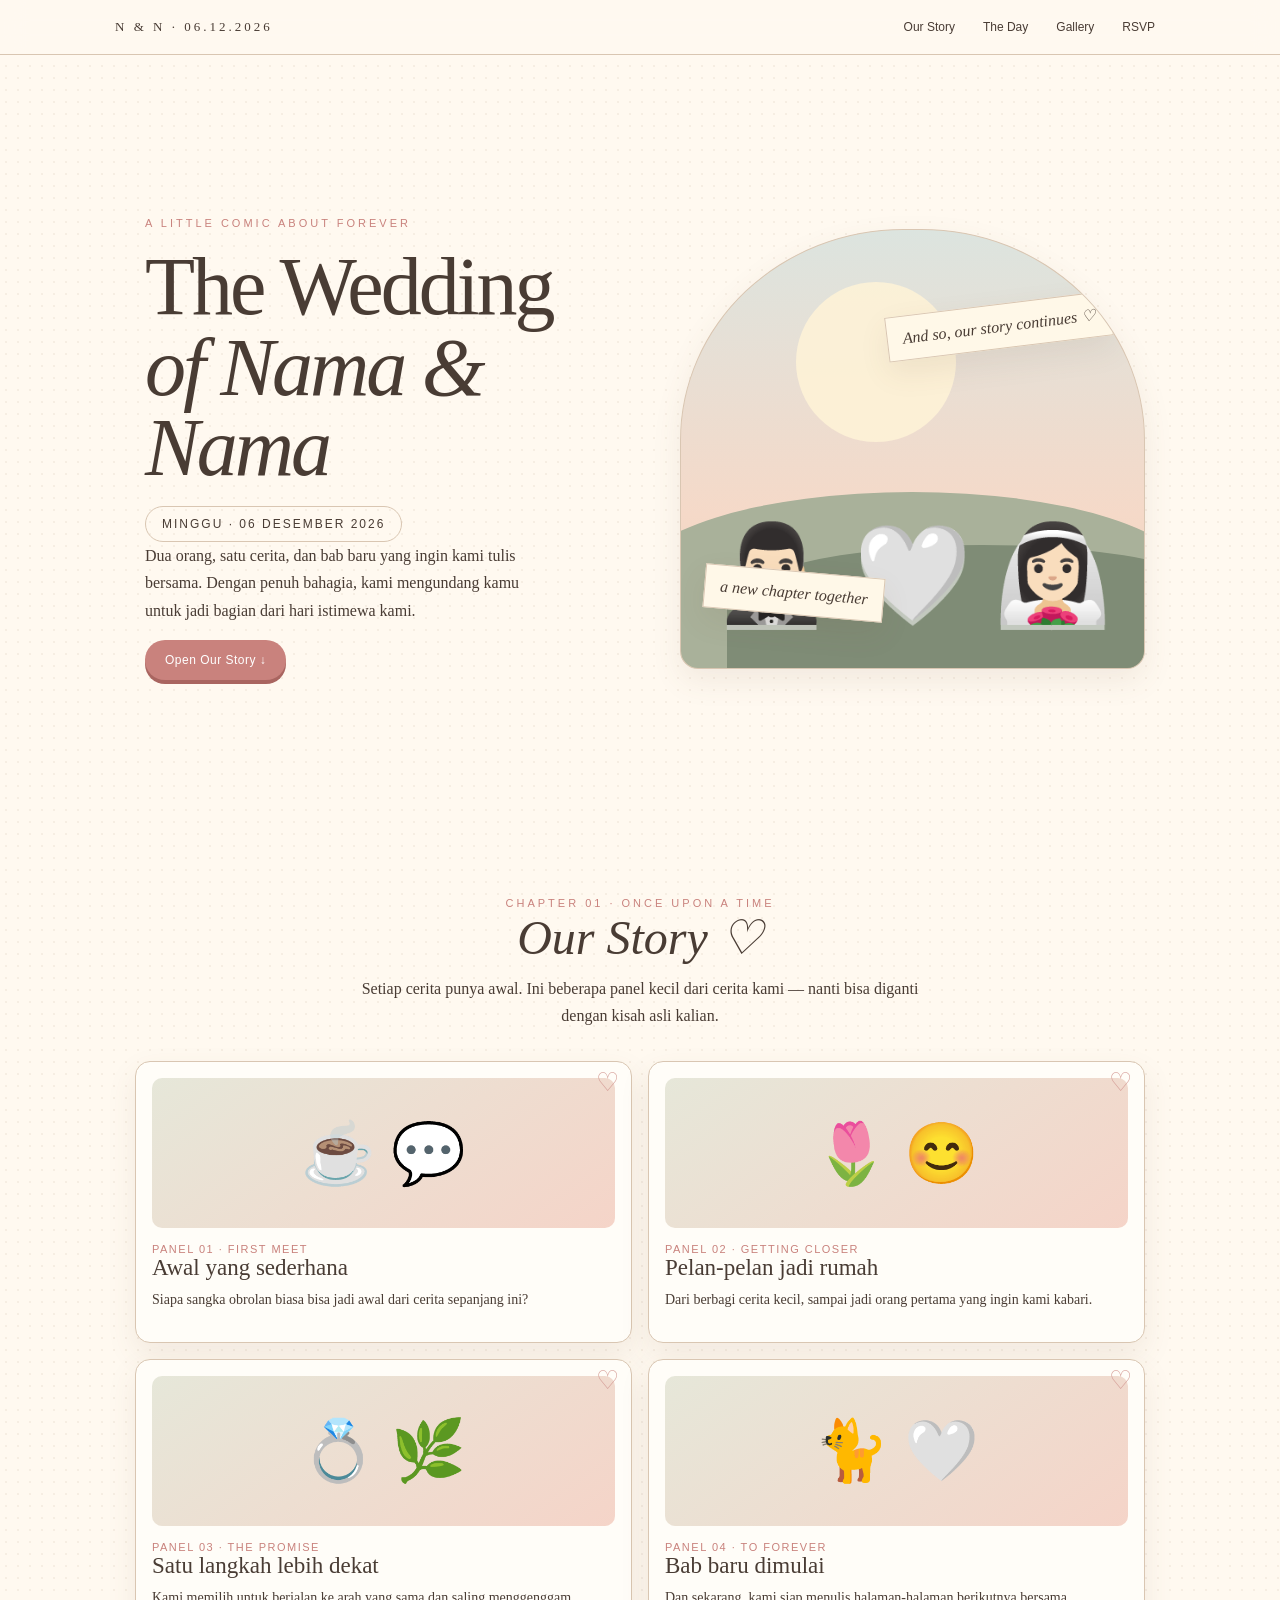
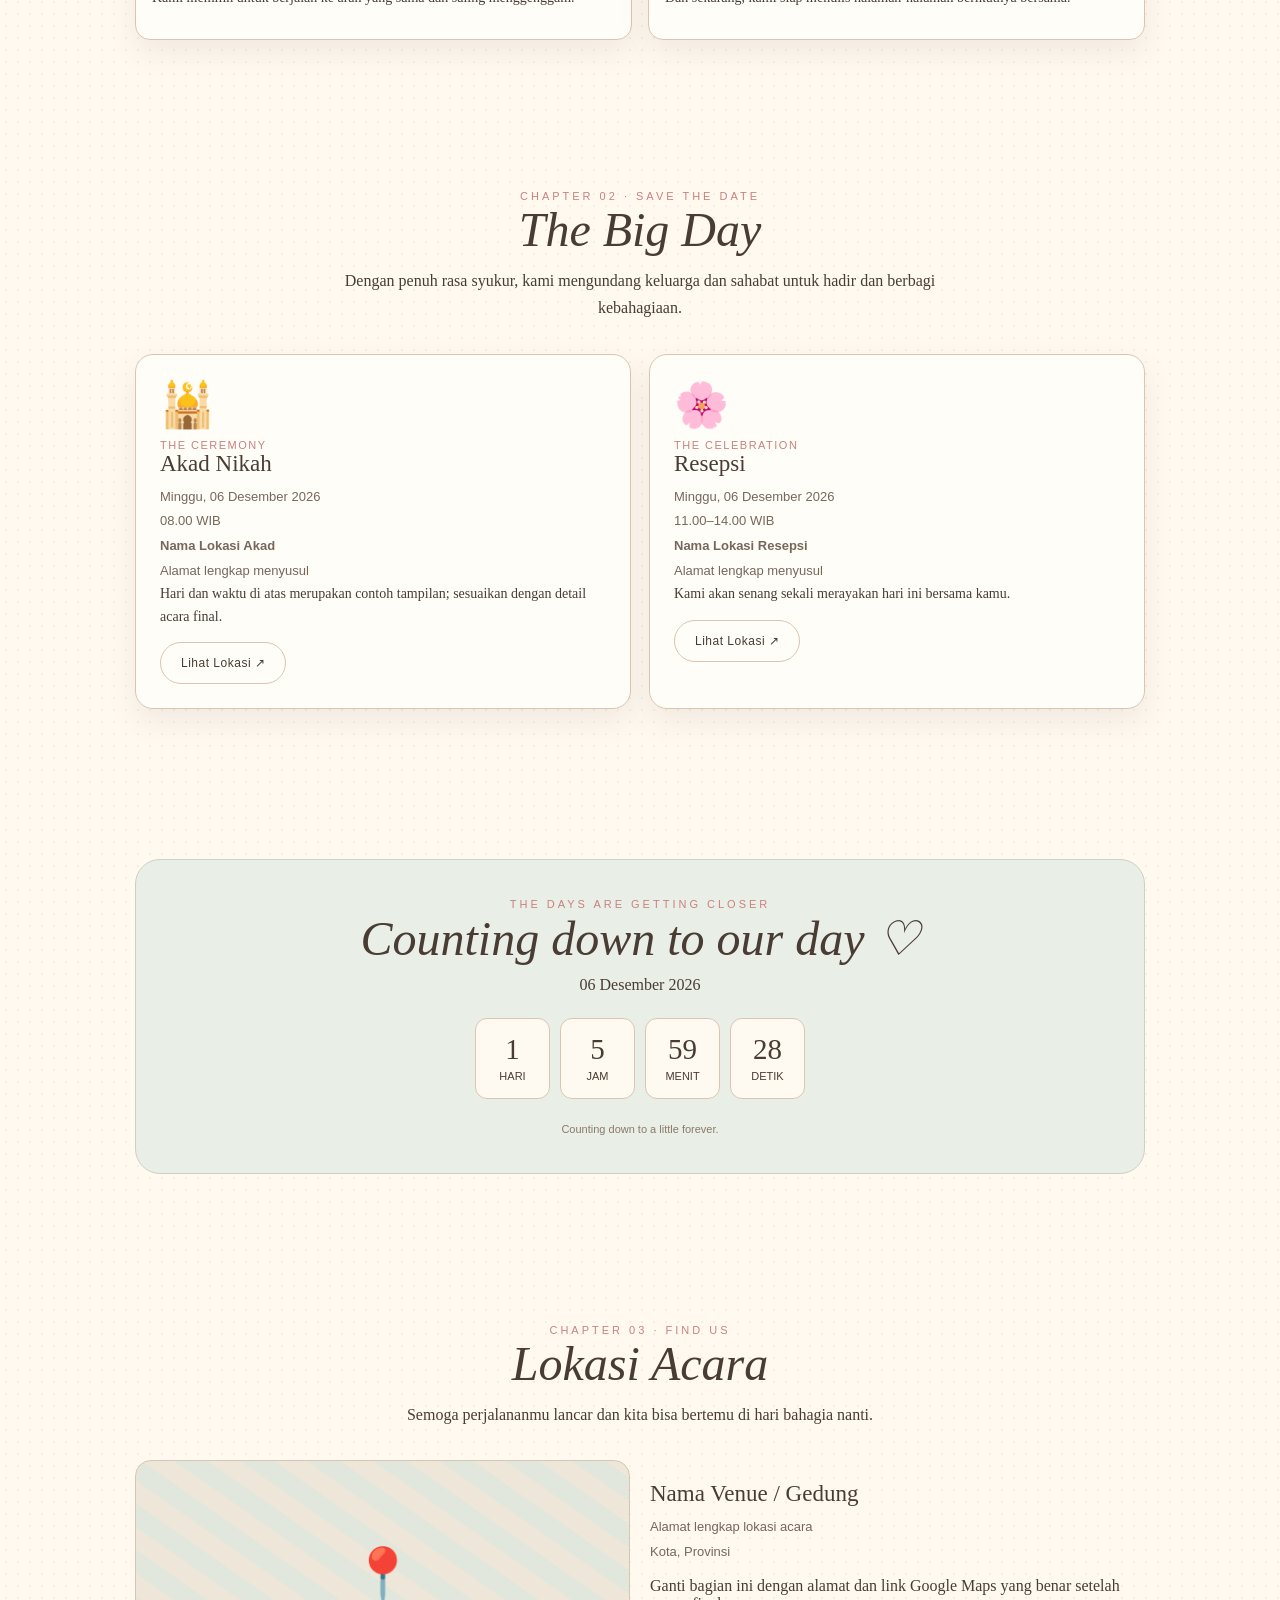
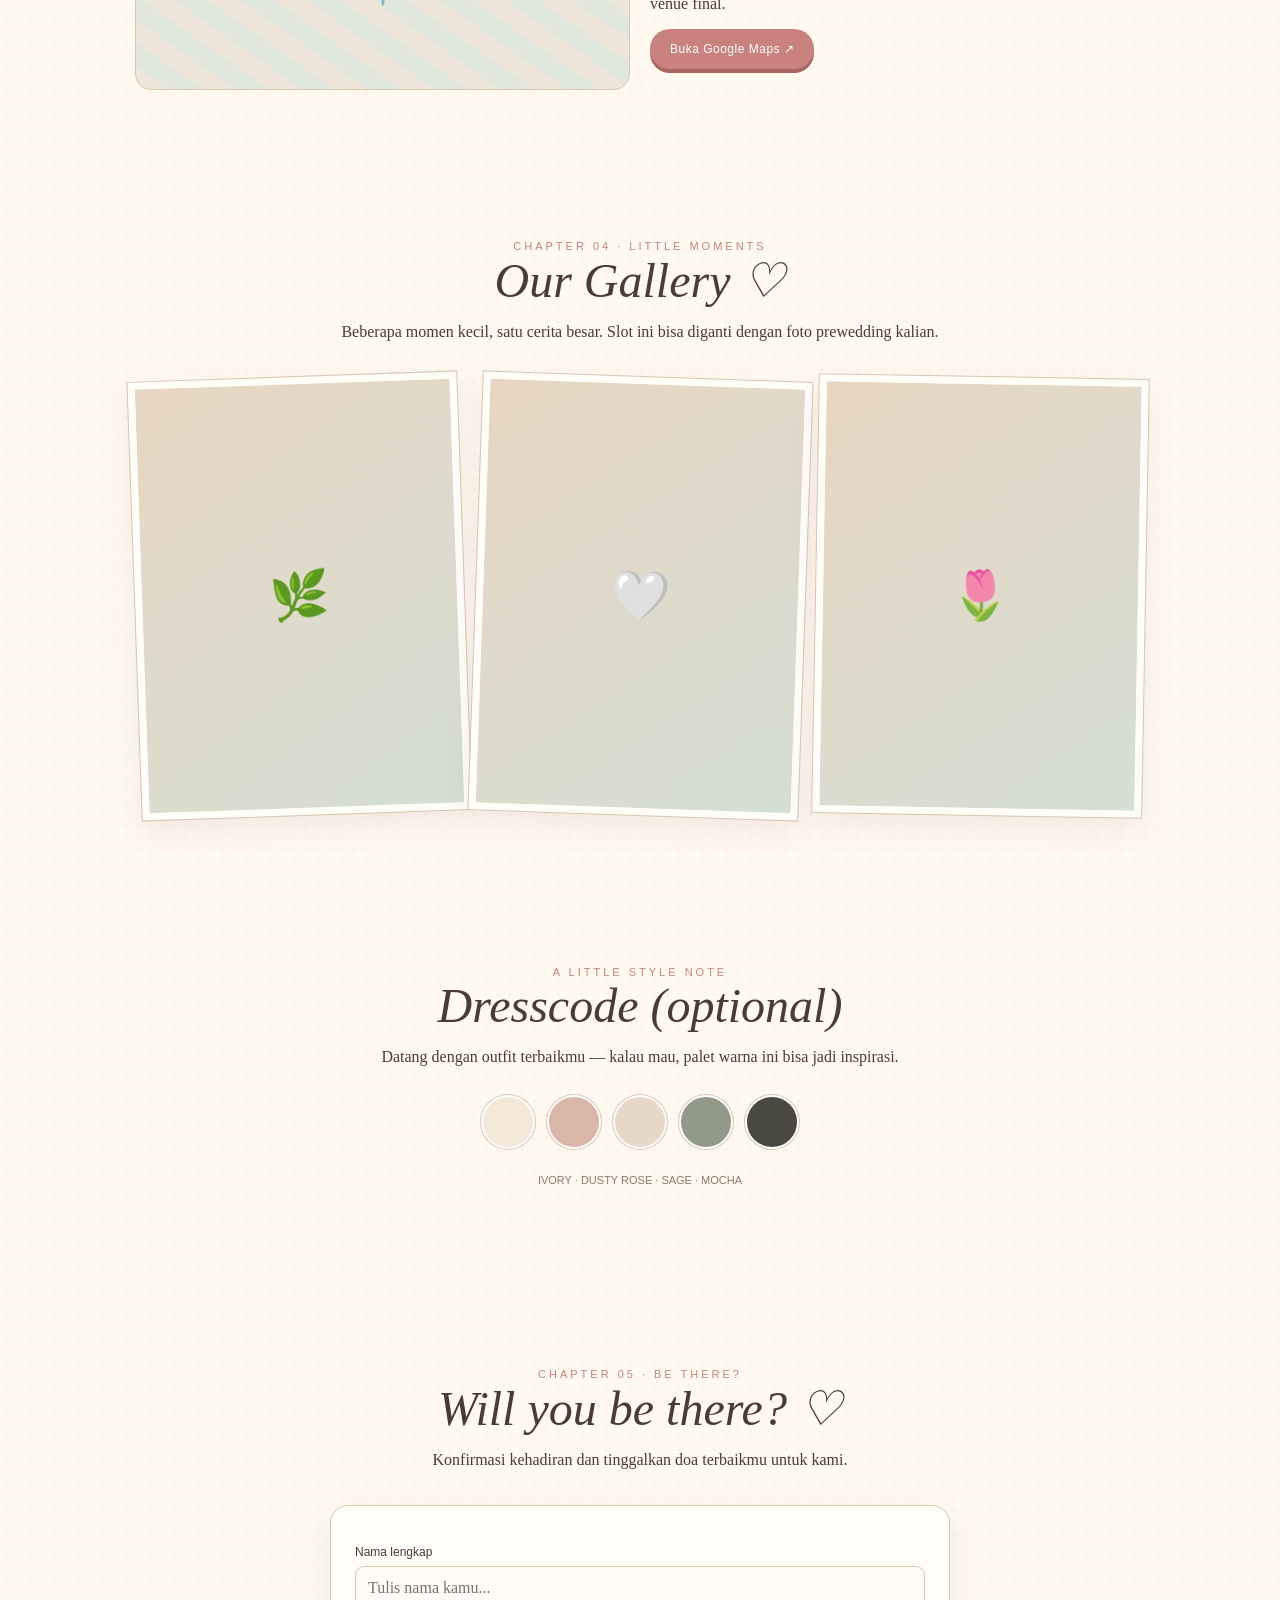
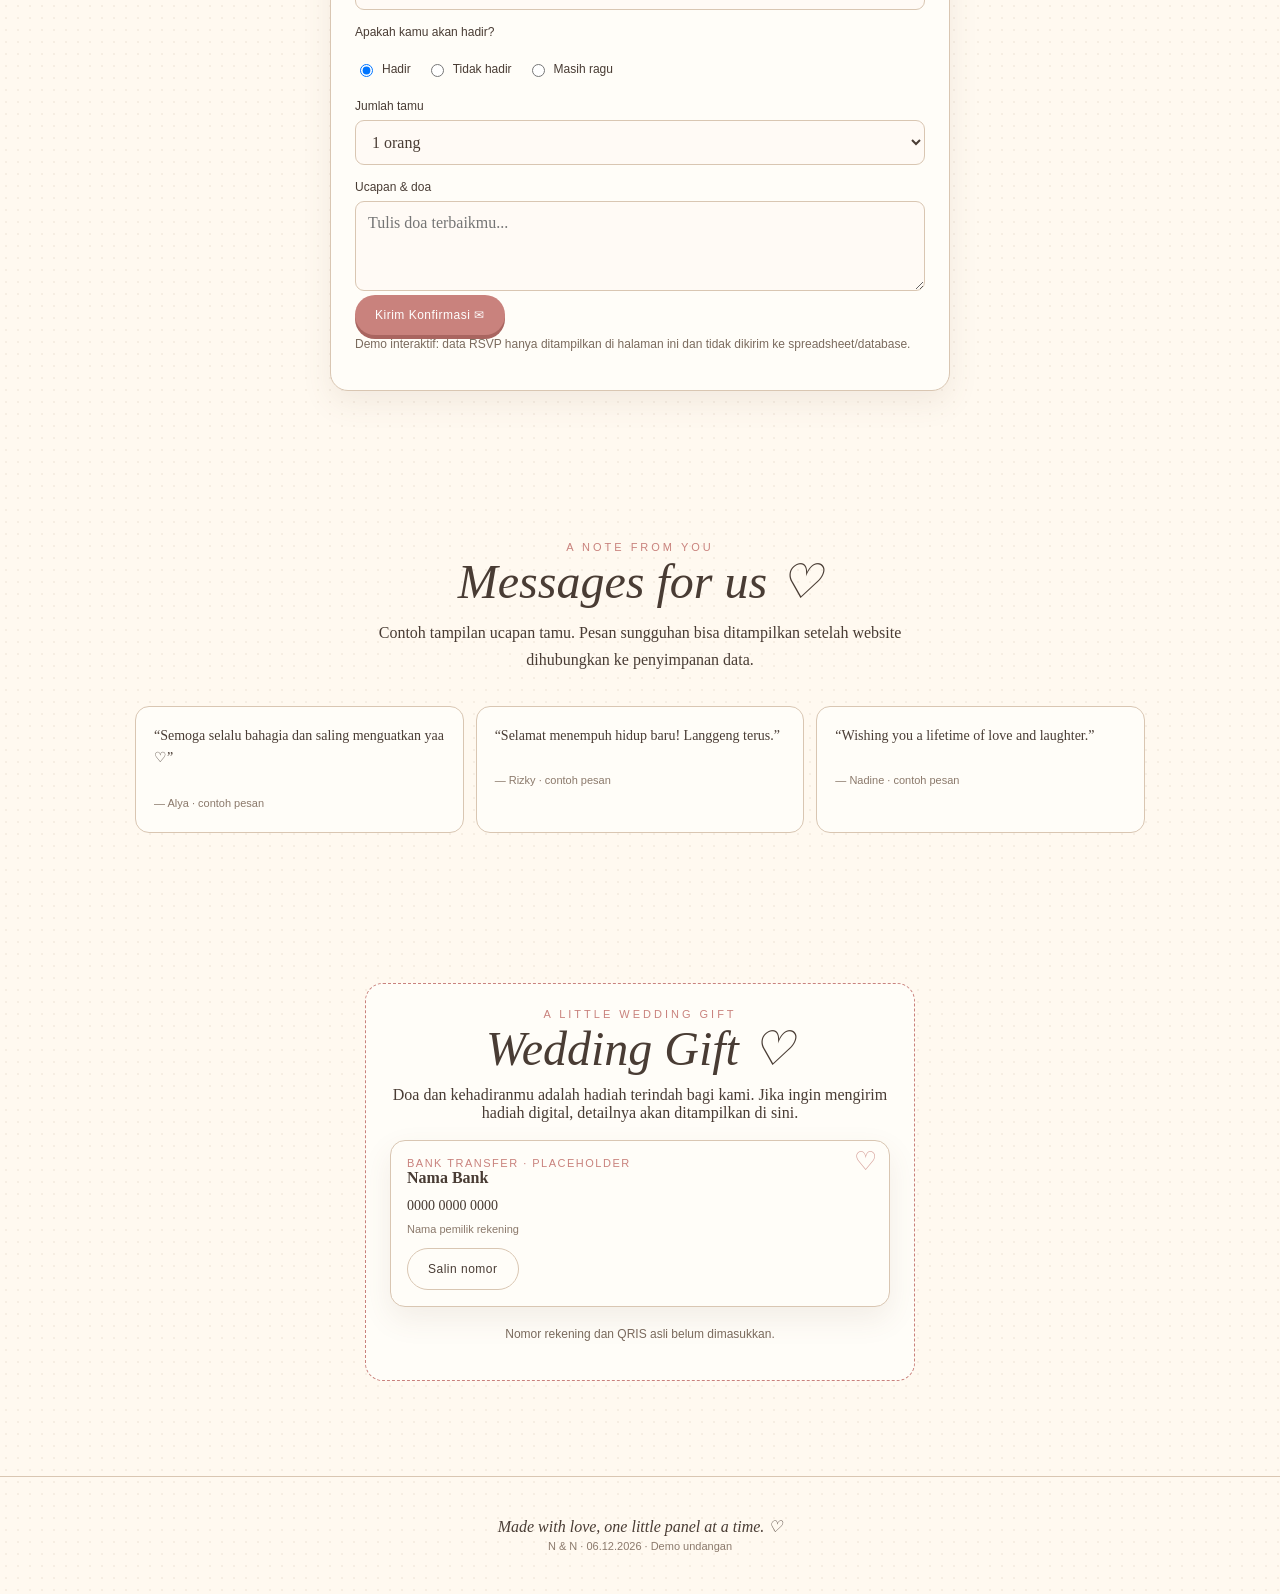
<file: assets/inspirasi/undangan_comic_demo.html>
<!DOCTYPE html>
<html lang="id">
<head>
<meta charset="UTF-8"><meta name="viewport" content="width=device-width, initial-scale=1.0">
<title>The Wedding of Nama & Nama — Comic Love Story</title>
<style>
:root{--paper:#fff9f0;--cream:#f6eadb;--ink:#493c34;--rose:#c9827d;--sage:#89917d;--line:#d9c6b2;--shadow:0 12px 30px #70513b18}*{box-sizing:border-box}html{scroll-behavior:smooth}body{margin:0;background:var(--paper);color:var(--ink);font-family:Georgia,'Times New Roman',serif;background-image:radial-gradient(#bba38a22 .8px,transparent .8px);background-size:12px 12px}button,input,select,textarea{font:inherit}.topbar{position:sticky;top:0;z-index:10;background:#fff9f0eF;border-bottom:1px solid var(--line);backdrop-filter:blur(12px);display:flex;align-items:center;justify-content:space-between;padding:12px max(18px,calc((100vw - 1050px)/2))}.brand{font-size:13px;letter-spacing:3px}.menu{display:flex;gap:8px;flex-wrap:wrap}.menu a{color:var(--ink);text-decoration:none;font:12px Arial;padding:8px 10px;border-radius:30px}.menu a:hover{background:var(--cream)}main{max-width:1050px;margin:auto;padding:20px}.eyebrow{font:11px Arial;letter-spacing:3px;text-transform:uppercase;color:var(--rose)}h1,h2,h3,p{margin-top:0}h1{font-size:clamp(42px,8vw,82px);line-height:.98;font-weight:normal;letter-spacing:-3px;margin:18px 0}h2{font-size:clamp(30px,5vw,48px);font-weight:normal;margin-bottom:10px}h3{font-size:23px;font-weight:normal;margin-bottom:8px}.script{font-style:italic}.cover{min-height:83vh;display:grid;grid-template-columns:1.05fr .95fr;gap:30px;align-items:center;padding:48px 0}.cover-copy{padding:25px 10px}.cover p{line-height:1.7;max-width:390px}.date-pill{display:inline-block;border:1px solid var(--line);border-radius:30px;padding:10px 16px;font:12px Arial;letter-spacing:2px}.btn{border:0;background:var(--rose);color:white;border-radius:30px;padding:13px 20px;cursor:pointer;display:inline-block;text-decoration:none;font:12px Arial;letter-spacing:.5px;box-shadow:0 4px 0 #a96560}.btn.secondary{background:transparent;color:var(--ink);border:1px solid var(--line);box-shadow:none}.art{position:relative;min-height:440px;border:1px solid var(--line);border-radius:48% 48% 18px 18px;background:linear-gradient(#dce4df,#f5d9c8 65%,#e8d3b8);overflow:hidden;box-shadow:var(--shadow);display:flex;align-items:end;justify-content:center}.sun{position:absolute;top:12%;left:25%;width:160px;height:160px;background:#fff4d8;border-radius:50%;opacity:.85}.hill{position:absolute;bottom:0;width:120%;height:40%;border-radius:50% 50% 0 0;background:#a9b19a;left:-10%}.hill.two{height:28%;background:#7f8c76;left:10%;width:110%}.couple{z-index:2;text-align:center;margin-bottom:40px;font-size:94px;filter:drop-shadow(0 5px 0 #fff8)}.sticker{position:absolute;z-index:3;background:#fff8e8;border:1px solid var(--line);padding:12px 15px;transform:rotate(-7deg);font-style:italic;box-shadow:var(--shadow)}.sticker.one{top:17%;right:7%}.sticker.two{bottom:12%;left:5%;transform:rotate(5deg)}section{padding:75px 0;scroll-margin-top:70px}.section-head{text-align:center;max-width:600px;margin:0 auto 32px}.section-head p{line-height:1.7}.story-grid{display:grid;grid-template-columns:repeat(2,1fr);gap:16px}.panel{background:#fffdf8;border:1.5px solid var(--line);border-radius:15px;padding:16px;box-shadow:var(--shadow);position:relative;overflow:hidden}.panel:after{content:'♡';position:absolute;right:12px;top:5px;color:#d6a19a;font-size:26px}.panel-art{height:150px;border-radius:10px;background:linear-gradient(145deg,#e6e7d9,#f5d4c8);display:grid;place-items:center;font-size:60px;margin-bottom:15px}.caption{font:11px Arial;letter-spacing:1.5px;text-transform:uppercase;color:var(--rose)}.panel p,.event-card p{line-height:1.6;font-size:14px}.events{display:grid;grid-template-columns:1fr 1fr;gap:18px}.event-card{background:#fffdf8;border:1px solid var(--line);border-radius:18px;padding:24px;box-shadow:var(--shadow)}.event-icon{font-size:44px;margin-bottom:8px}.meta{font:13px Arial;line-height:1.9;color:#77675b}.count-wrap{background:#e9eee6;border:1px solid #cbd2c5;border-radius:25px;padding:38px 20px;text-align:center}.count-grid{display:flex;justify-content:center;gap:10px;flex-wrap:wrap;margin:24px 0}.count-box{min-width:75px;padding:14px 12px;background:#fffaf1;border:1px solid var(--line);border-radius:12px}.count-box strong{font-size:29px;display:block;font-weight:normal}.count-box span{font:11px Arial}.map-card{display:grid;grid-template-columns:1fr 1fr;gap:20px;align-items:center}.map-art{min-height:230px;border-radius:16px;border:1px solid var(--line);display:grid;place-items:center;background:repeating-linear-gradient(35deg,#eee7d9,#eee7d9 18px,#e1e7dc 19px,#e1e7dc 38px);font-size:54px}.gallery{display:grid;grid-template-columns:repeat(3,1fr);gap:12px}.photo{aspect-ratio:3/4;border:7px solid #fffdf8;outline:1px solid var(--line);background:linear-gradient(145deg,#e8d6c3,#d5dfd3);display:grid;place-items:center;font-size:48px;box-shadow:var(--shadow);transform:rotate(var(--r, -2deg))}.photo:nth-child(2){--r:2deg}.photo:nth-child(3){--r:1deg}.dress{display:flex;align-items:center;justify-content:center;gap:12px;flex-wrap:wrap;margin:25px 0}.swatch{width:54px;height:54px;border-radius:50%;border:2px solid white;box-shadow:0 0 0 1px var(--line)}.form-card{max-width:620px;margin:auto;background:#fffdf8;border:1px solid var(--line);border-radius:18px;padding:24px;box-shadow:var(--shadow)}label{display:block;font:12px Arial;margin:15px 0 7px}input,select,textarea{width:100%;padding:12px;border:1px solid var(--line);border-radius:9px;background:#fffaf5;color:var(--ink)}textarea{min-height:90px;resize:vertical}.radio-row{display:flex;gap:15px;flex-wrap:wrap;font:13px Arial}.radio-row label{display:flex;gap:6px;align-items:center}.radio-row input{width:auto}.notice{font:12px Arial;color:#7b6b5e;line-height:1.6}.messages{display:grid;grid-template-columns:repeat(3,1fr);gap:12px}.message{background:#fffdf8;border:1px solid var(--line);border-radius:14px;padding:18px;font-size:14px;line-height:1.6}.gift{max-width:550px;margin:auto;border:1px dashed var(--rose);background:#fffdf8;border-radius:18px;padding:24px;text-align:center}.footer{text-align:center;padding:40px 15px;border-top:1px solid var(--line);font-style:italic}.toast{display:none;margin-top:12px;padding:12px;border-radius:8px;background:#e7eee3;font:13px Arial}.toast.show{display:block}.small{font:11px Arial;color:#8b796b}
@media(max-width:720px){.menu{display:none}.cover{grid-template-columns:1fr;padding:25px 0 45px;gap:20px}.cover-copy{text-align:center}.cover p{margin-left:auto;margin-right:auto}.art{min-height:350px;grid-row:1}.couple{font-size:78px}.story-grid,.events,.map-card{grid-template-columns:1fr}.gallery{gap:8px}.photo{font-size:35px;border-width:5px}.messages{grid-template-columns:1fr}.section-head{text-align:left}section{padding:55px 0}.panel-art{height:130px}}
</style></head>
<body>
<nav class="topbar"><div class="brand">N & N · 06.12.2026</div><div class="menu"><a href="#story">Our Story</a><a href="#event">The Day</a><a href="#gallery">Gallery</a><a href="#rsvp">RSVP</a></div></nav>
<main>
<section class="cover" id="home"><div class="cover-copy"><div class="eyebrow">A little comic about forever</div><h1>The Wedding<br><span class="script">of Nama & Nama</span></h1><div class="date-pill">MINGGU · 06 DESEMBER 2026</div><p>Dua orang, satu cerita, dan bab baru yang ingin kami tulis bersama. Dengan penuh bahagia, kami mengundang kamu untuk jadi bagian dari hari istimewa kami.</p><a class="btn" href="#story">Open Our Story ↓</a></div><div class="art" aria-label="Ilustrasi dekoratif pasangan pengantin"><div class="sun"></div><div class="hill"></div><div class="hill two"></div><div class="sticker one">And so, our story continues ♡</div><div class="couple">🤵🏻‍♂️ 🤍 👰🏻‍♀️</div><div class="sticker two">a new chapter together</div></div></section>
<section id="story"><div class="section-head"><div class="eyebrow">Chapter 01 · Once upon a time</div><h2 class="script">Our Story ♡</h2><p>Setiap cerita punya awal. Ini beberapa panel kecil dari cerita kami — nanti bisa diganti dengan kisah asli kalian.</p></div><div class="story-grid"><article class="panel"><div class="panel-art">☕ 💬</div><div class="caption">Panel 01 · First meet</div><h3>Awal yang sederhana</h3><p>Siapa sangka obrolan biasa bisa jadi awal dari cerita sepanjang ini?</p></article><article class="panel"><div class="panel-art">🌷 😊</div><div class="caption">Panel 02 · Getting closer</div><h3>Pelan-pelan jadi rumah</h3><p>Dari berbagi cerita kecil, sampai jadi orang pertama yang ingin kami kabari.</p></article><article class="panel"><div class="panel-art">💍 🌿</div><div class="caption">Panel 03 · The promise</div><h3>Satu langkah lebih dekat</h3><p>Kami memilih untuk berjalan ke arah yang sama dan saling menggenggam.</p></article><article class="panel"><div class="panel-art">🐈 🤍</div><div class="caption">Panel 04 · To forever</div><h3>Bab baru dimulai</h3><p>Dan sekarang, kami siap menulis halaman-halaman berikutnya bersama.</p></article></div></section>
<section id="event"><div class="section-head"><div class="eyebrow">Chapter 02 · Save the date</div><h2 class="script">The Big Day</h2><p>Dengan penuh rasa syukur, kami mengundang keluarga dan sahabat untuk hadir dan berbagi kebahagiaan.</p></div><div class="events"><article class="event-card"><div class="event-icon">🕌</div><div class="caption">The ceremony</div><h3>Akad Nikah</h3><div class="meta">Minggu, 06 Desember 2026<br>08.00 WIB<br><strong>Nama Lokasi Akad</strong><br>Alamat lengkap menyusul</div><p>Hari dan waktu di atas merupakan contoh tampilan; sesuaikan dengan detail acara final.</p><a class="btn secondary" href="#location">Lihat Lokasi ↗</a></article><article class="event-card"><div class="event-icon">🌸</div><div class="caption">The celebration</div><h3>Resepsi</h3><div class="meta">Minggu, 06 Desember 2026<br>11.00–14.00 WIB<br><strong>Nama Lokasi Resepsi</strong><br>Alamat lengkap menyusul</div><p>Kami akan senang sekali merayakan hari ini bersama kamu.</p><a class="btn secondary" href="#location">Lihat Lokasi ↗</a></article></div></section>
<section id="countdown"><div class="count-wrap"><div class="eyebrow">The days are getting closer</div><h2 class="script">Counting down to our day ♡</h2><p>06 Desember 2026</p><div class="count-grid"><div class="count-box"><strong id="days">—</strong><span>HARI</span></div><div class="count-box"><strong id="hours">—</strong><span>JAM</span></div><div class="count-box"><strong id="minutes">—</strong><span>MENIT</span></div><div class="count-box"><strong id="seconds">—</strong><span>DETIK</span></div></div><div class="small">Counting down to a little forever.</div></div></section>
<section id="location"><div class="section-head"><div class="eyebrow">Chapter 03 · Find us</div><h2 class="script">Lokasi Acara</h2><p>Semoga perjalananmu lancar dan kita bisa bertemu di hari bahagia nanti.</p></div><div class="map-card"><div class="map-art">📍</div><div><h3>Nama Venue / Gedung</h3><p class="meta">Alamat lengkap lokasi acara<br>Kota, Provinsi</p><p>Ganti bagian ini dengan alamat dan link Google Maps yang benar setelah venue final.</p><a class="btn" href="https://maps.google.com" target="_blank" rel="noreferrer">Buka Google Maps ↗</a></div></div></section>
<section id="gallery"><div class="section-head"><div class="eyebrow">Chapter 04 · Little moments</div><h2 class="script">Our Gallery ♡</h2><p>Beberapa momen kecil, satu cerita besar. Slot ini bisa diganti dengan foto prewedding kalian.</p></div><div class="gallery"><div class="photo">🌿</div><div class="photo">🤍</div><div class="photo">🌷</div></div></section>
<section id="dresscode"><div class="section-head"><div class="eyebrow">A little style note</div><h2 class="script">Dresscode (optional)</h2><p>Datang dengan outfit terbaikmu — kalau mau, palet warna ini bisa jadi inspirasi.</p><div class="dress"><div class="swatch" style="background:#f4e8d9"></div><div class="swatch" style="background:#d9b6a7"></div><div class="swatch" style="background:#e8d8c9"></div><div class="swatch" style="background:#929987"></div><div class="swatch" style="background:#4a4941"></div></div><div class="small">IVORY · DUSTY ROSE · SAGE · MOCHA</div></div></section>
<section id="rsvp"><div class="section-head"><div class="eyebrow">Chapter 05 · Be there?</div><h2 class="script">Will you be there? ♡</h2><p>Konfirmasi kehadiran dan tinggalkan doa terbaikmu untuk kami.</p></div><form class="form-card" id="rsvpForm"><label for="guestName">Nama lengkap</label><input id="guestName" name="guestName" placeholder="Tulis nama kamu..." required><label>Apakah kamu akan hadir?</label><div class="radio-row"><label><input type="radio" name="attendance" value="Hadir" checked> Hadir</label><label><input type="radio" name="attendance" value="Tidak hadir"> Tidak hadir</label><label><input type="radio" name="attendance" value="Masih ragu"> Masih ragu</label></div><label for="guestCount">Jumlah tamu</label><select id="guestCount"><option>1 orang</option><option>2 orang</option><option>3 orang</option><option>4 orang</option></select><label for="wish">Ucapan & doa</label><textarea id="wish" placeholder="Tulis doa terbaikmu..."></textarea><button class="btn" type="submit">Kirim Konfirmasi ✉</button><div class="toast" id="toast"></div><p class="notice">Demo interaktif: data RSVP hanya ditampilkan di halaman ini dan tidak dikirim ke spreadsheet/database.</p></form></section>
<section id="messages"><div class="section-head"><div class="eyebrow">A note from you</div><h2 class="script">Messages for us ♡</h2><p>Contoh tampilan ucapan tamu. Pesan sungguhan bisa ditampilkan setelah website dihubungkan ke penyimpanan data.</p></div><div class="messages"><div class="message">“Semoga selalu bahagia dan saling menguatkan yaa ♡”<br><br><span class="small">— Alya · contoh pesan</span></div><div class="message">“Selamat menempuh hidup baru! Langgeng terus.”<br><br><span class="small">— Rizky · contoh pesan</span></div><div class="message">“Wishing you a lifetime of love and laughter.”<br><br><span class="small">— Nadine · contoh pesan</span></div></div></section>
<section id="gift"><div class="gift"><div class="eyebrow">A little wedding gift</div><h2 class="script">Wedding Gift ♡</h2><p>Doa dan kehadiranmu adalah hadiah terindah bagi kami. Jika ingin mengirim hadiah digital, detailnya akan ditampilkan di sini.</p><div class="panel" style="text-align:left;margin:18px 0"><div class="caption">Bank transfer · placeholder</div><strong>Nama Bank</strong><p style="margin:8px 0">0000 0000 0000<br><span class="small">Nama pemilik rekening</span></p><button class="btn secondary" type="button" id="copyBtn">Salin nomor</button></div><p class="notice">Nomor rekening dan QRIS asli belum dimasukkan.</p><div class="toast" id="copyToast"></div></div></section>
</main><footer class="footer">Made with love, one little panel at a time. ♡<br><span class="small">N & N · 06.12.2026 · Demo undangan</span></footer>
<script>
const target=new Date('2026-12-06T08:00:00+07:00').getTime();function tick(){let diff=Math.max(0,target-Date.now());document.getElementById('days').textContent=Math.floor(diff/86400000);document.getElementById('hours').textContent=Math.floor(diff%86400000/3600000);document.getElementById('minutes').textContent=Math.floor(diff%3600000/60000);document.getElementById('seconds').textContent=Math.floor(diff%60000/1000)}tick();setInterval(tick,1000);
document.getElementById('rsvpForm').addEventListener('submit',e=>{e.preventDefault();const name=document.getElementById('guestName').value.trim();const attend=document.querySelector('input[name="attendance"]:checked').value;const toast=document.getElementById('toast');toast.textContent=`Makasih, ${name}! Pilihan kehadiran kamu: ${attend}. Ini masih demo lokal ya, belum tersimpan ke spreadsheet.`;toast.classList.add('show')});document.getElementById('copyBtn').addEventListener('click',()=>{const t=document.getElementById('copyToast');t.textContent='Nomor ini masih placeholder, jadi belum ada nomor rekening yang disalin.';t.classList.add('show')});
</script></body></html>
</file>
